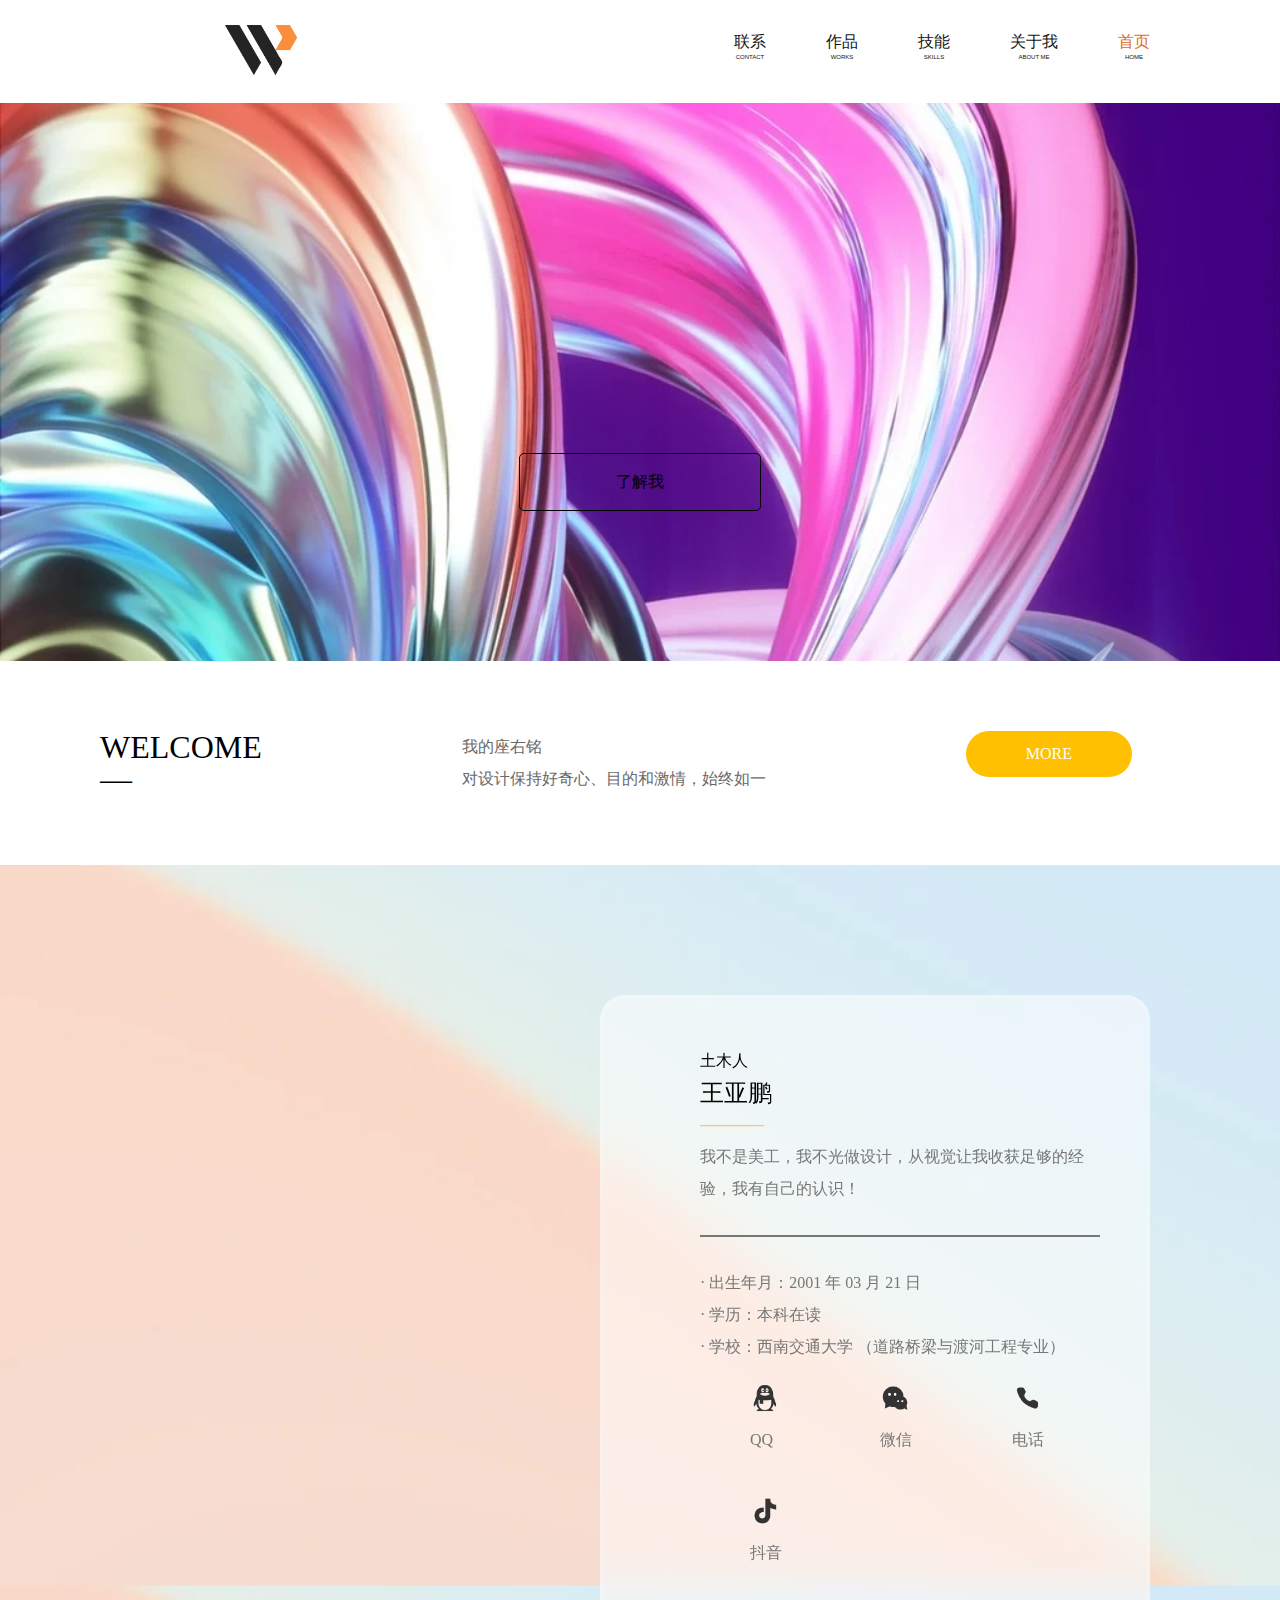
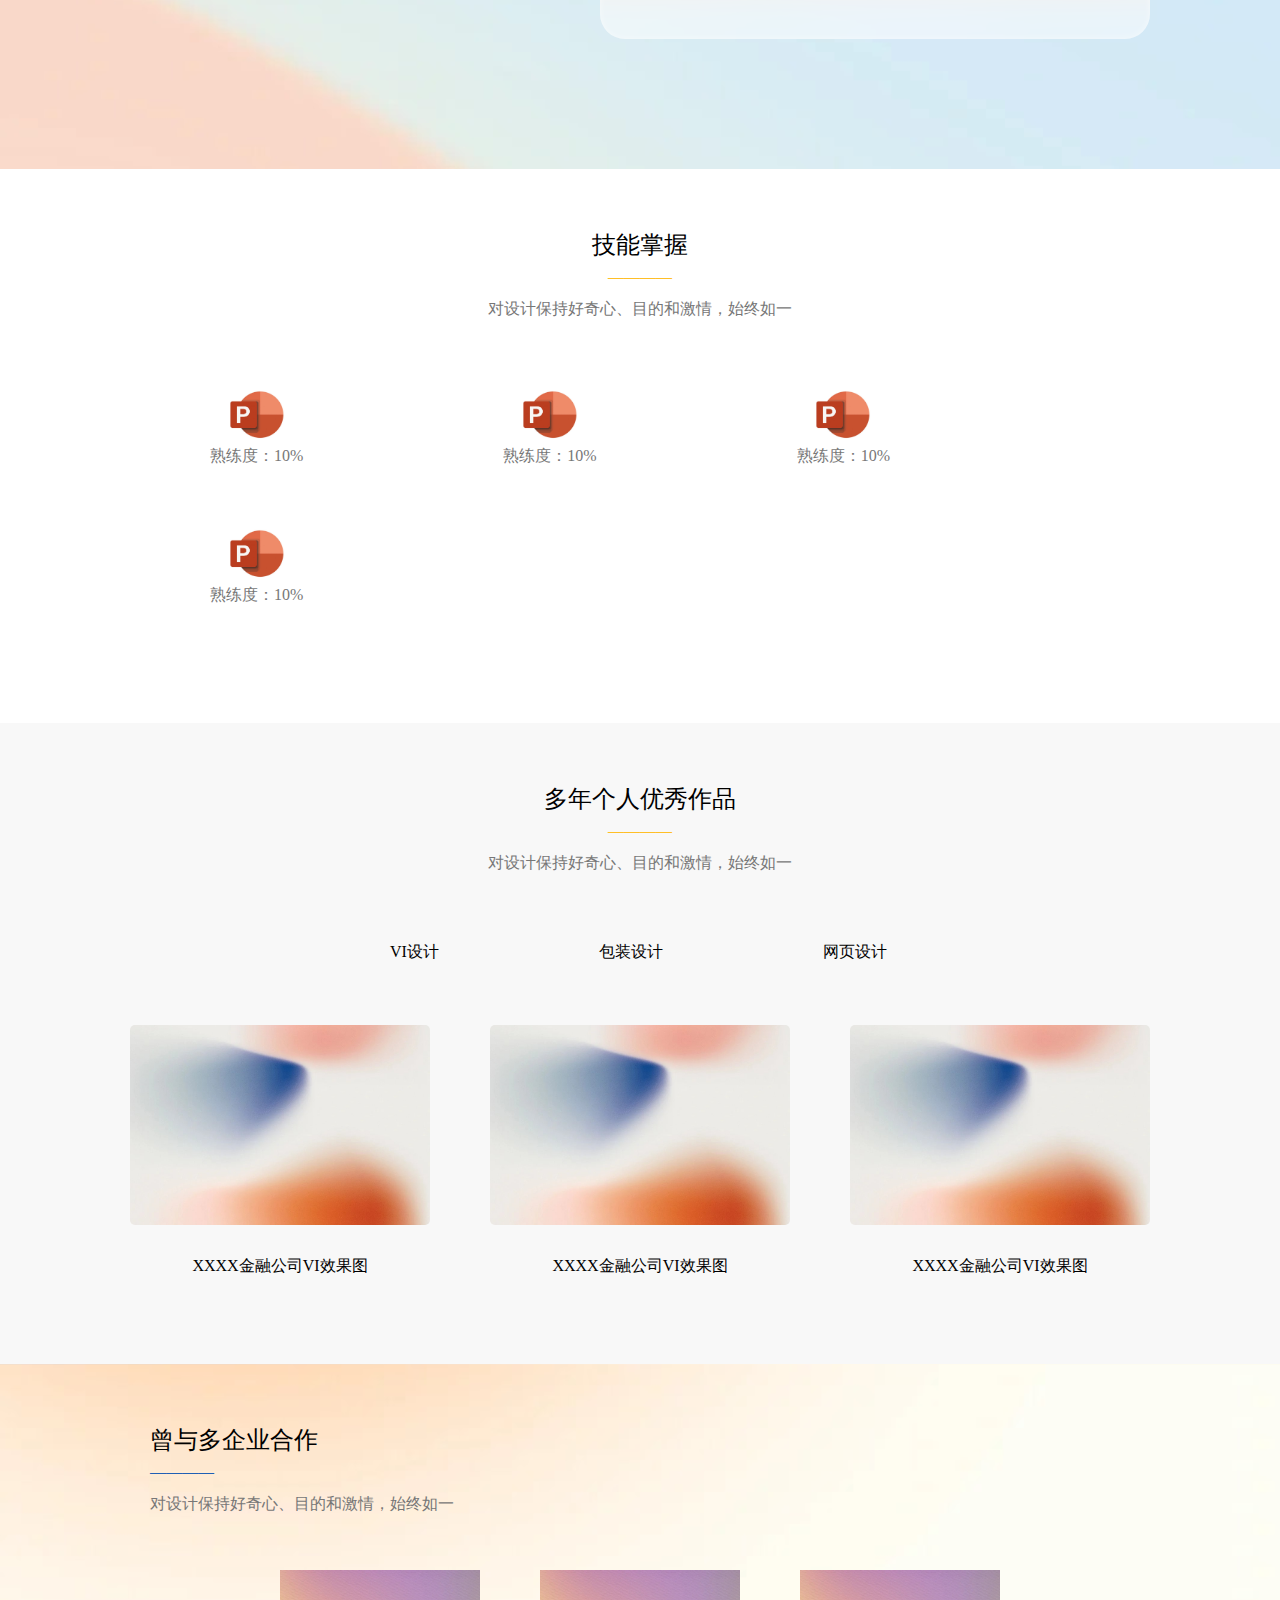
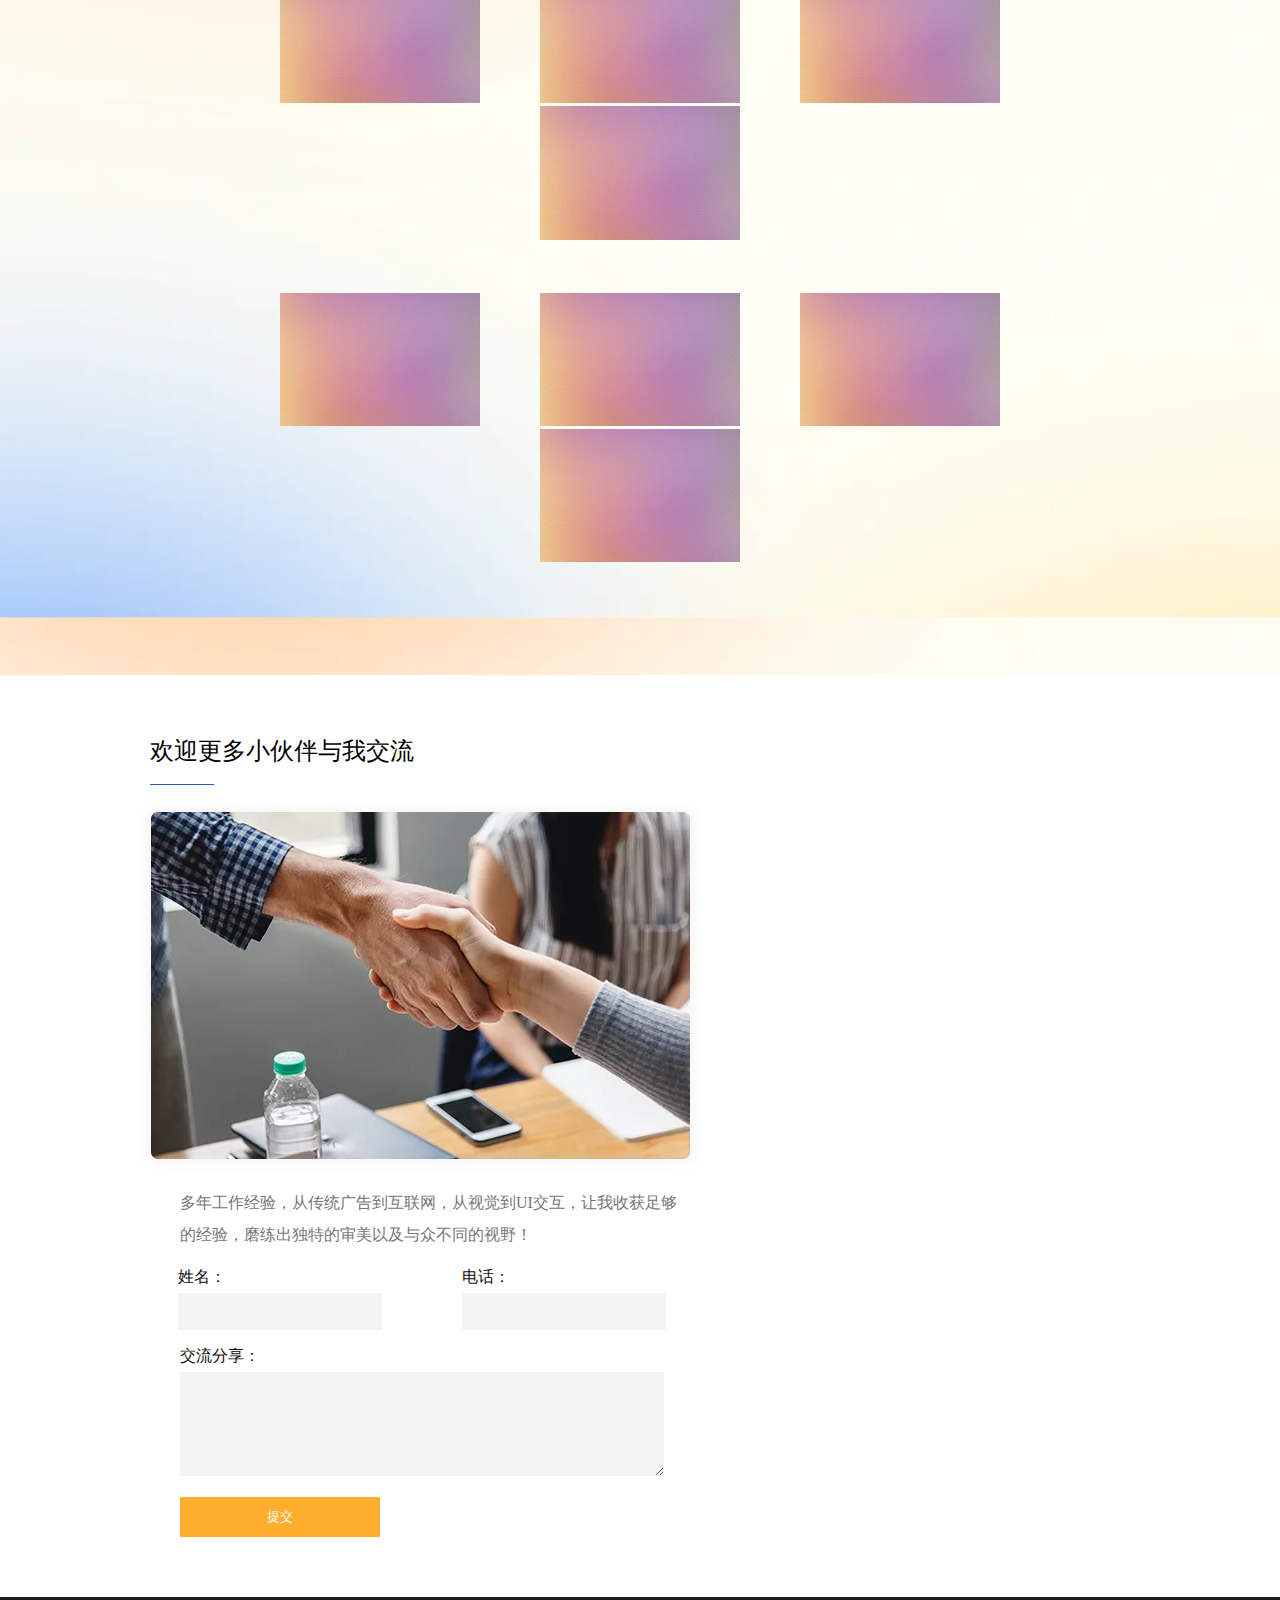
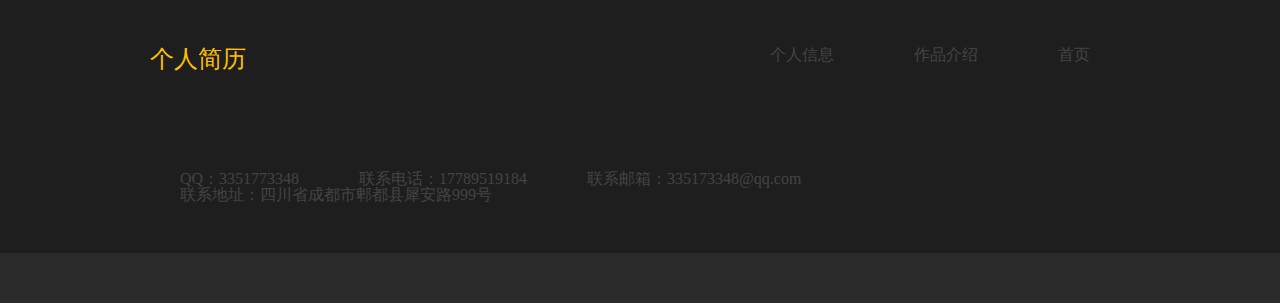
<file: index.html>
<!DOCTYPE html>
<html lang="en">
  <head>
    <meta charset="UTF-8" />
    <meta http-equiv="X-UA-Compatible" content="IE=edge" />
    <meta name="viewport" content="width=device-width, initial-scale=1.0" />
    <title>你好</title>
    <link rel="stylesheet" href="src/reset.css" />
    <link rel="stylesheet" href="src/index.css" />
  </head>
  <body>
    <!--头部区域-->
    <header>
      <nav>
        <a href=""
          ><div class="first">
            首页
            <p>HOME</p>
          </div>
        </a>
        <a href=""
          ><div>
            关于我
            <p>ABOUT ME</p>
          </div></a
        >
        <a href=""
          ><div>
            技能
            <p>SKILLS</p>
          </div></a
        >
        <a href=""
          ><div>
            作品
            <p>WORKS</p>
          </div></a
        >
        <a href=""
          ><div>
            联系
            <p>CONTACT</p>
          </div></a
        >
        <img src="image/w_pro.png" alt="logo" />
      </nav>
    </header>
    <!-- 轮播图 -->
    <div class="pictures">
      <div class="content Hello">你 好</div>
      <div class="content learn" href="">了解我</div>
    </div>
    <!-- more -->
    <div class="more">
      <div class="welcome">WELCOME<br />—</div>
      <div class="motto">
        我的座右铭<br />对设计保持好奇心、目的和激情，始终如一
      </div>
      <a href=""><div class="MORE">MORE</div></a>
    </div>
    <!-- 简介 -->
    <div class="me">
      <div class="content">
        <div class="one">
          <div>土木人</div>
          <div class="name">王亚鹏</div>
          <div class="bar">————</div>
          <div class="text">
            我不是美工，我不光做设计，从视觉让我收获足够的经验，我有自己的认识！
          </div>
        </div>
        <div class="two">
          <div class="brithday">· 出生年月：2001 年 03 月 21 日</div>
          <div>· 学历：本科在读</div>
          <div>· 学校：西南交通大学 （道路桥梁与渡河工程专业）</div>
          <div class="contact">
            <a href="">
              <img src="image/qq.png" style="height: 30px" />
              <div>QQ</div></a
            >
            <a href="">
              <img src="image/wechat.png" style="height: 30px" />
              <div>微信</div></a
            >
            <a href="">
              <img src="image/telephone.png" style="height: 30px" />
              <div>电话</div></a
            >
            <a href="">
              <img src="image/tiktok.png" style="height: 30px" />
              <div>抖音</div></a
            >
          </div>
        </div>
      </div>
    </div>
    <!-- 技能掌握 -->
    <div class="skill">
      <div class="header">
        <div class="one">技能掌握</div>
        <div class="two">————</div>
        <div class="three">对设计保持好奇心、目的和激情，始终如一</div>
      </div>
      <div class="content">
        <a href="">
          <img src="image/ppt.jpg" style="height: 60px" />
          <div>熟练度：10%</div> </a
        ><a href="">
          <img src="image/ppt.jpg" style="height: 60px" />
          <div>熟练度：10%</div> </a
        ><a href="">
          <img src="image/ppt.jpg" style="height: 60px" />
          <div>熟练度：10%</div> </a
        ><a href="">
          <img src="image/ppt.jpg" style="height: 60px" />
          <div>熟练度：10%</div>
        </a>
      </div>
    </div>
    <!-- 作品 -->
    <div class="works">
      <div class="header">
        <div class="one">多年个人优秀作品</div>
        <div class="two">————</div>
        <div class="three">对设计保持好奇心、目的和激情，始终如一</div>
      </div>
      <div class="nav">
        <a href=""><div>VI设计</div></a>
        <a href=""><div>包装设计</div></a>
        <a href=""><div>网页设计</div></a>
      </div>
      <div class="content">
        <div class="box">
          <img src="image/work.jpg " style="width: 300px" />
          <div>XXXX金融公司VI效果图</div>
        </div>
        <div class="box">
          <img src="image/work.jpg " style="width: 300px" />
          <div>XXXX金融公司VI效果图</div>
        </div>
        <div class="box">
          <img src="image/work.jpg " style="width: 300px" />
          <div>XXXX金融公司VI效果图</div>
        </div>
      </div>
    </div>
    <!-- 合作 -->
    <div class="teamwork">
      <div class="header">
        <div class="one">曾与多企业合作</div>
        <div class="two">————</div>
        <div class="three">对设计保持好奇心、目的和激情，始终如一</div>
      </div>
      <div class="content">
        <div class="one">
          <img src="image/team.jpg" alt="" style="width: 200px" /><img
            src="image/team.jpg"
            alt=""
            style="width: 200px"
          /><img src="image/team.jpg" alt="" style="width: 200px" /><img
            src="image/team.jpg"
            alt=""
            style="width: 200px"
          />
        </div>
        <div class="two">
          <img src="image/team.jpg" alt="" style="width: 200px" /><img
            src="image/team.jpg"
            alt=""
            style="width: 200px"
          /><img src="image/team.jpg" alt="" style="width: 200px" /><img
            src="image/team.jpg"
            alt=""
            style="width: 200px"
          />
        </div>
      </div>
    </div>
    <!-- 交流 -->
    <div class="interflow">
      <div class="header">
        <div class="one">欢迎更多小伙伴与我交流</div>
        <div class="two">————</div>
      </div>
      <div class="content">
        <div class="one"><img src="image/interflow.png" alt="" /></div>
        <div class="two">
          <div>
            多年工作经验，从传统广告到互联网，从视觉到UI交互，让我收获足够的经验，磨练出独特的审美以及与众不同的视野！
          </div>
          <div class="one">
            <div class="name">
              <div>姓名：<br /></div>
              <p></p>
              <input type="text" />
            </div>
            <div class="phone">
              <div>电话：<br /></div>
              <p></p>
              <input type="text" />
            </div>
          </div>
          <div class="two">
            <div>交流分享：</div>
            <p><br /></p>
            <textarea name="" id="" cols="30" rows="10"></textarea>
          </div>
          <button>提交</button>
        </div>
      </div>
    </div>
    <!-- 底部 -->
    <div class="bottom">
      <div class="one">
        <div class="A">
          <div class="resume">个人简历</div>
          <div class="a">
            <a href=""> <div>首页</div> </a>
            <a href=""> <div>作品介绍</div> </a>
            <a href="">
              <div>个人信息</div>
            </a>
          </div>
        </div>
        <div class="B">
          <div>QQ：3351773348</div>
          <div>联系电话：17789519184</div>
          <div>联系邮箱：335173348@qq.com</div>
          <div>联系地址：四川省成都市郫都县犀安路999号</div>
        </div>
      </div>
      <div class="two"></div>
    </div>
  </body>
</html>
</file>
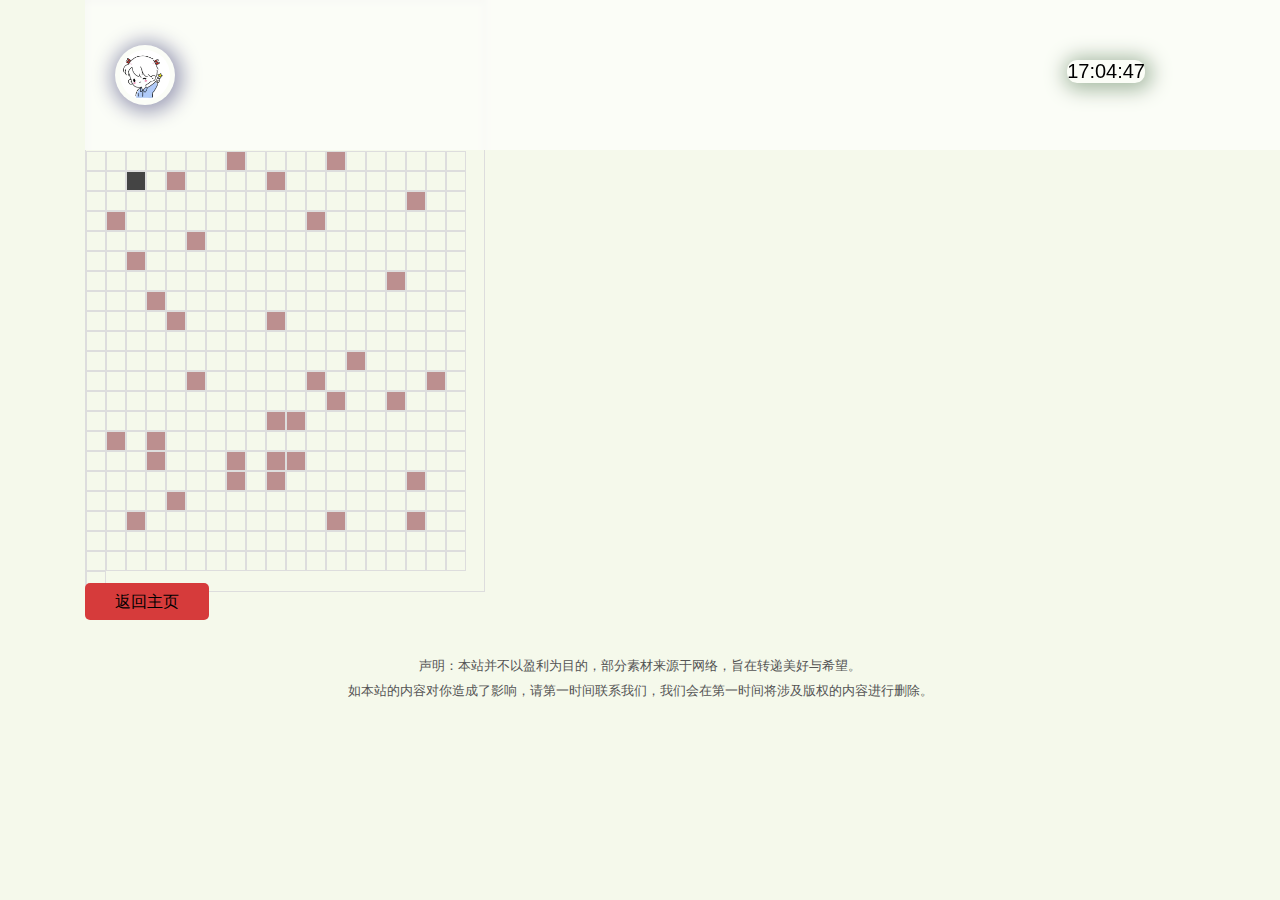
<file: demo.html>
<!DOCTYPE html>
<html>
  <head>
    <meta charset="utf-8" />
    <link rel="stylesheet" type="text/css" href="src/style.css" />
    <script src="src/func.js"></script>
    <title>贪吃蛇小游戏</title>
    <style>
      .mf {
        padding-top:150px;
        border: 1px solid #ddd;
        display: flex;
        flex-wrap: wrap;
      }
      .item {
        box-sizing: border-box;
        border: 1px solid #ddd;
      }
      .player {
        background-color: #444;
      }
      .eat {
        background-color: rosybrown;
      }
      #back{
        border: none;
        border-radius: 5px;
        padding: 10px 30px;
        color:black;
        text-decoration: none;
        background-color: rgb(214, 59, 59);
      }
    </style>
  </head>
  <body>
    <body onload="timeshow()" onclick="myclick()">
    <div id="header">
      <img class="logo" src="/image/logo.png" width="60px" height="60px" ; />
      <div id="timeshow">当前时间</div>
    </div>
    
    <div class="mf"></div>
    <a id="back" href="index.html">返回主页</a>
    <div id="Bottom1" class="Bottom">
      <p>
        声明：本站并不以盈利为目的，部分素材来源于网络，旨在转递美好与希望。
      </p>
      <p>
        如本站的内容对你造成了影响，请第一时间联系我们，我们会在第一时间将涉及版权的内容进行删除。
      </p>
    </div>
    <div id="Bottom2" class="Bottom"></div>
    <script>
      const rows = 20;
      const cols = 20;
      const size = 20;
      const mf = document.querySelector(".mf");
      const result = [];
      const player = [[1, 1]];
      const updatePlayer = () => {
        document
          .querySelectorAll(".player")
          .forEach((v) => v.classList.remove("player"));
        player.forEach((v) => {
          document
            .querySelector(`[data-v="${v.join("-")}"]`)
            .classList.add("player");
        });
      };
      let key = "";
      for (let i = 0; i < rows; i++) {
        for (let j = 0; j < cols; j++) {
          const isEat = Math.random() > 0.9;
          result.push(
            `<div data-v="${i}-${j}" class="item ${
              isEat ? "eat" : ""
            }" style="width:${size}px;height:${size}px"></div>`
          );
        }
      }
      mf.innerHTML = result.join("");
      mf.style.width = `${cols * size}px`;
      document.addEventListener("keydown", (e) => {
        key = e.key;
      });
      const intervalId = setInterval(() => {
        if (key) {
          const needPos = JSON.parse(
            ISON.stringify(player.slice(0, player.length - 1))
          );
          switch (key) {
            case "w":
              player[0][0] -= 1;
              break;
            case "a":
              player[0][1] -= 1;
              break;
            case "s":
              player[0][0] += 1;
              break;
            case "d":
              player[0][1] += 1;
              break;
          }
          const el = document.querySelector(
            `[data-v="${player[0].join(`-`)}"]`
          );
          if (!el) {
            clearInterval(intervalId);
            alert("撞墙了！");
          } else {
            for (let i = 1; i < player.length; i++) {
              player[i] = needPos[i - 1];
            }
            if (el.className.indexOf("eat") >= 0) {
              el.classList.remove("eat");
              player.push([...player[0]]);
            }
            updatePlayer();
          }
        }
      }, 100);
      updatePlayer();
    </script>
  </body>
</html>
</file>
<file: src/index.css>
body {
  margin: 0;
  min-width: 1200px;
}

header {
  background: #fff;
  /* border-bottom: 2px solid #100f0e; */
  padding-left: 200px;
  padding-right: 100px;
}

header img {
  height: 50px;
  margin: 25px;
}

nav a div {
  float: right;
  /* height: 91px; */
  background-color: inherit;
  padding: 30px;
  text-align: center;
  line-height: 1.5em;
  /* font-size: small; */
  color: rgb(22, 22, 22);
}

nav a {
  text-decoration: none;
}

nav a div p {
  font: 0.1em sans-serif;
  color: #100f0e;
}

nav a div.first {
  color: #df6a21;
}
nav div:active {
  background-color: #ffc001;
  border-bottom: 3px solid #362623;
}

div.pictures {
  width: 100%;
  padding: 50px 0;
  background-image: url("../image/picture1.jpg");
  /* background-color: #d2c3ac; */
  background-size: 100%;
}

div.pictures .content {
  margin: 100px auto;
  text-align: center;
}

div.pictures .Hello {
  color: rgba(255, 255, 255, 0);
  font-size: 100px;
}

div.pictures .learn {
  border: 1.5px solid #030303;
  border-radius: 5px;
  padding: 20px 20px;
  color: rgb(0, 0, 0);
  width: 200px;
  transition: 1s;
}

div.more::after {
  content: "";
  display: block;
  clear: both;
}
div.more div {
  float: left;
  margin: 70px 100px;
}

div.more div.welcome {
  font-size: xx-large;
}

div.more div.motto {
  line-height: 2em;
  color: rgb(105, 105, 106);
}

div.more div.MORE {
  border-radius: 30px;
  padding: 15px 60px;
  background-color: #ffc001;
  color: #fff;
  transition: 0.5s;
}

div.more div.MORE:hover {
  box-shadow: 5px 5px 20px 5px rgb(255, 204, 204);
  padding: 15px 100px;
}

div.me {
  background-image: url("../image/jianjie.jpg");
  background-size: 100%;
  padding: 100px;
  line-height: 2em;
}

div.me div.content {
  margin: 30px 30px 30px 500px;
  padding: 50px 50px 50px 100px;
  background: rgba(255, 255, 255, 0.5);
  backdrop-filter: blur(20px);
  border-radius: 25px;
  box-shadow: inset 0 0 6px rgba(255, 255, 255, 0.5);
}

div.me div.content div.one {
  border-bottom: 2px solid #777;
  padding-bottom: 30px;
}

div.me div.content div.one div.name {
  font-size: x-large;
}

div.me div.content div.one div.bar {
  color: #ffc945;
  font-weight: 900;
}

div.me div.content div.one div.text {
  color: #777777;
}

div.me div.content div.two {
  padding-top: 30px;
  color: #777777;
}

div.me div.content div.two::after {
  content: "";
  display: block;
  clear: both;
}

div.me div.content div.two div.contact a {
  float: left;
  margin: 20px 50px;
  color: #777777;
}

div.skill {
  padding: 60px 50px;
  background-color: #fff;
}

div.skill div.header,
div.works div.header {
  text-align: center;
  line-height: 2em;
}

div.skill div.header div.one,
div.works div.header div.one {
  font-size: x-large;
}

div.skill div.header div.two,
div.works div.header div.two {
  color: #ffbf27;
}

div.skill div.header div.three,
div.works div.header div.three {
  color: #777;
}

div.skill div.content {
  margin: 30px 60px;
  text-align: center;
}
div.skill div.content::after {
  content: "";
  display: block;
  clear: both;
}

div.skill div.content a {
  float: left;
  padding: 30px 100px;
  color: #777;
}

div.works {
  background-color: #f8f8f8;
  padding: 60px 0;
}

div.works div.nav {
  width: 660px;
  margin: 50px auto;
  padding: 0 auto;
}

div.works div.nav::after {
  content: "";
  display: block;
  clear: both;
}

div.works div.nav div {
  float: left;
  padding: 15px 60px;
  margin: 0 20px;
  border-radius: 30px;
  text-align: center;
  transition: 0.3s;
  color: #000;
}

div.works div.nav div:hover {
  background-color: #ffc001;
  color: #fff;
}

div.works div.content {
  width: 1080px;
  margin: 0 auto;
}

div.works div.content::after {
  content: "";
  display: block;
  clear: both;
}

div.works div.content div.box {
  margin: 0 30px;
  float: left;
  text-align: center;
}

div.works div.content img {
  border-radius: 5px;
}

div.works div.content div {
  margin: 30px 0;
}

div.teamwork {
  padding: 60px 150px;
  background-image: url("../image/teamwork.jpg");
  background-size: 100%;
}

div.teamwork div.header,
div.interflow div.header {
  line-height: 2em;
}

div.teamwork div.header div.one,
div.interflow div.header div.one {
  font-size: x-large;
}

div.teamwork div.header div.two,
div.interflow div.header div.two {
  color: #1f60b5;
}

div.teamwork div.header div.three {
  color: #777;
}

div.teamwork div.content div {
  margin: 50px auto;
  text-align: center;
}

div.teamwork div.content div img {
  margin: 0 30px;
}

div.interflow {
  background-color: #fff;
  padding: 60px 150px;
}

div.interflow div.content::after {
  content: "";
  display: block;
  clear: both;
}

div.interflow div.content div {
  float: left;
}

div.interflow div.content div.one {
  position: relative;
  left: -12px;
  width: 565px;
}

div.interflow div.content div.two {
  margin: 12px 0 0 30px;
  width: 500px;
  color: #777;
  line-height: 2em;
}

div.interflow div.content div.two div.one {
  margin: 10px 0 0 10px;
  color: #100f0e;
}
div.interflow div.content div.two div.one div.name {
  margin-right: 40px;
}

div.interflow div.content div.two div.one div.phone {
  margin-left: 40px;
}

div.interflow div.content div.two input {
  height: 35px;
  background-color: #f3f3f3;
  border: none;
  width: 200px;
  text-indent: 10px;
}

div.interflow div.content div.two div.two {
  margin: 10px 0;
  color: #100f0e;
}

div.interflow div.content div.two div.two textarea {
  height: 100px;
  background-color: #f3f3f3;
  border: none;
  width: 480px;
  text-indent: 10px;
  font-family: 微软雅黑;
}

div.interflow div.content div.two button {
  height: 40px;
  width: 200px;
  background-color: #ffad2b;
  border: none;
  border-radius: 1px;
  color: #fff;
  transition: 0.5s;
}

div.interflow div.content div.two button:hover {
  box-shadow: 5px 5px 10px 5px #d1cccc;
}

div.bottom div.one div.A,
div.bottom div.one div.B {
  padding: 50px 150px;
  background-color: #1e1e1e;
  font-size: x-large;
  /* border-bottom: 1px solid #444444; */
}

div.bottom div.one div.A::after {
  content: "";
  display: block;
  clear: both;
}

div.bottom div.one div.resume {
  color: #ffc001;
  float: left;
}

div.bottom div.one div.a a {
  float: right;
  font-size: initial;
  color: #444444;
  padding: 0 40px;
}

div.bottom div.one div.B {
  border: none;
  font-size: initial;
  color: #444444;
}

div.bottom div.one div.B::after {
  content: "";
  display: block;
  clear: both;
}

div.bottom div.one div.B div {
  float: left;
  margin: 0 30px;
}

div.bottom div.two {
  height: 50px;
  background-color: #2b2b2b;
}
</file>
<file: src/style.css>
* {
  margin: 0;
  padding: 0;
  box-sizing: border-box;
}
body {
  /* margin: 0px 30px; */
  padding: 0px 85px;
  font-family: Arial;
  background-color: #f5f9eb;
  /* background-image:  repeating-linear-gradient(rgb(240, 27, 27), rgb(67, 17, 17)); */
}
body span {
  position: absolute;
  width: 30px;
  height: 30px;
  background-color: rgb(225, 121, 118);
  border-radius: 50%;
  transform: translate(-50%, -50%);
  pointer-events: none;
  animation: animate 1s ease;
}
@keyframes animate {
  from {
    width: 0;
    height: 0;
    opacity: 0.3;
  }
  to {
    width: 40px;
    height: 40px;
    opacity: 0;
  }
}
#header {
  position: fixed;
  width: 100%;
  height: 150px;
  z-index: 1;
  backdrop-filter: blur(3px);
  /* left:-30px; */
  background-color: rgba(255, 255, 255, 0.6);
}
img.logo {
  border-radius: 50%;
  margin: 45px 30px;
  padding: 5px 5px;
  box-shadow: 2px 2px 20px 5px rgb(154, 155, 181);
}
#timeshow {
  position: absolute;
  /* left: 0; */
  border-radius: 10px;
  top: 40%;
  right: 220px;
  width: auto;
  text-align: center;
  font-size: 20px;
  /* margin: auto; */
  /* float:right; */
  /* padding-right: 180px; */
  /* color: rgb(0, 0, 0); */
  /* background-color: rgb(254, 254, 254); */
  box-shadow: 2px 2px 20px 5px rgb(167, 186, 164);
}
#Body {
  /* position: relative; */
  margin: 0px;
  padding-top: 150px;
  width: 100%;
  height: auto;
  background-color: beige;
  transition: 0.5s;
}

#mainpart {
  position: relative;
  /* position: absolute; */
  margin: 0px;
  /* margin-right: 200px; */
  /* padding: 30px; */
  top: 250px;
  width: 100%;
  height: 30px;
  background-color: rgb(164, 24, 24);
  /* overflow: hidden; */
}
.card {
  /* z-index: 2; */
  cursor: auto;
  padding: 40px;
  /* box-sizing: padding-box; */
  /* margin: 0px; */
  /* float: left; */
  border: 1px solid rgb(222, 221, 221);
  width: 33.33%;
  height: auto;
  text-align: center;
  float: left;
  display: block;
  text-decoration: none;
  color: black;
  background-color: rgba(255, 255, 255, 0);
  transition: 0.3s;
}
.card:hover {
  box-shadow: 10px 10px 20px rgb(167, 186, 164);
}
.card img {
  float: left;
}

#Body:after {
  content: "";
  display: table;
  clear: both;
}
#goto {
  color: black;
  float: right;
}
/* 底部 */
.Bottom {
  /* margin-top: 900px; */
  padding: 40px;
  text-align: center;
  font-size: smaller;
  /* 行高 */
  line-height: 25px;
  background: #f5f9eb;
  color: rgb(84, 84, 84);
  /* margin-top: 20px; */
}
@media only screen and (max-width: 1000px) {
  .card {
    width: 49.99%;
  }
}
@media only screen and (max-width: 650px) {
  .card {
    width: 100%;
  }
}
</file>
